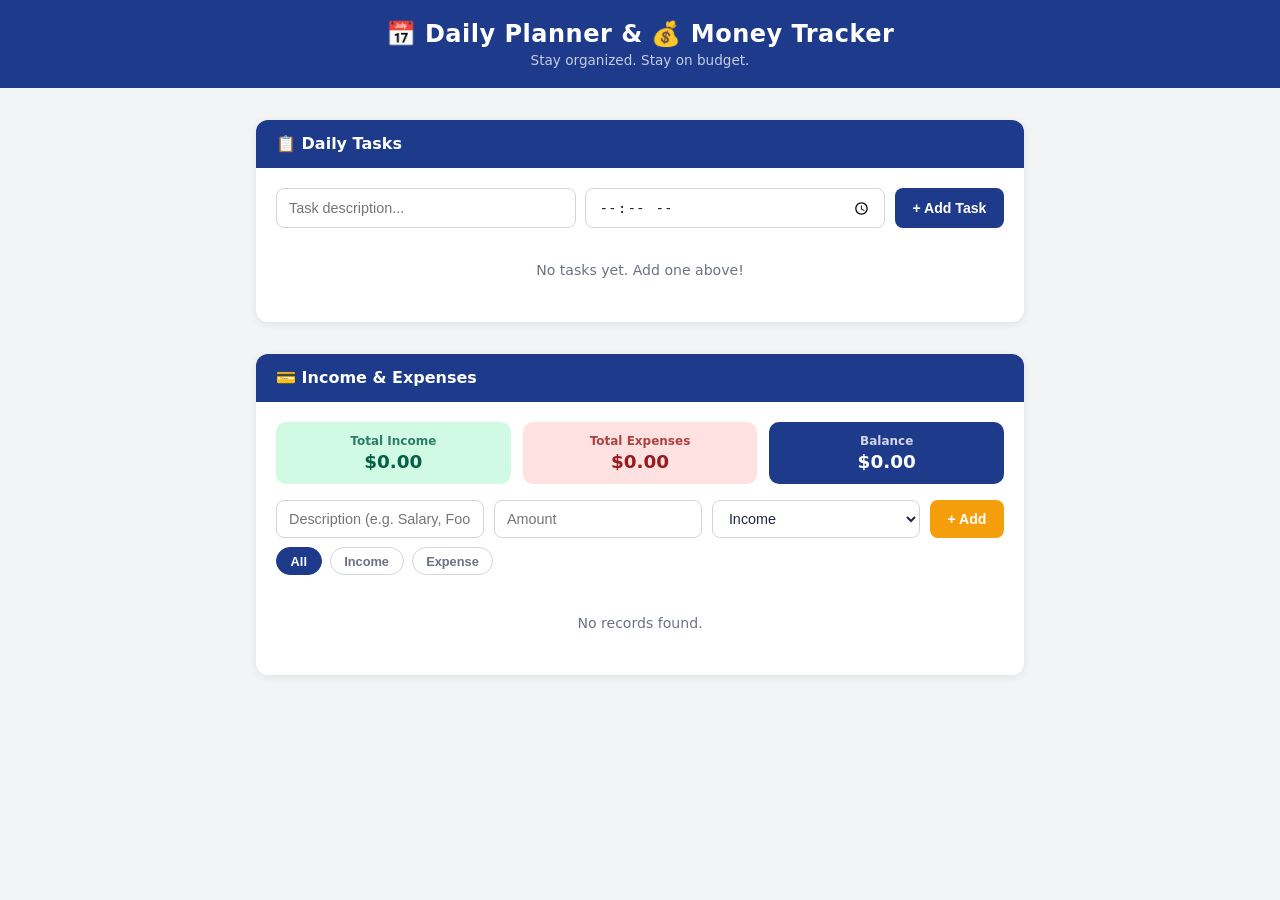
<file: daily tracker.html>
<!DOCTYPE html>
<html lang="en">
<head>
  <meta charset="UTF-8" />
  <meta name="viewport" content="width=device-width, initial-scale=1.0"/>
  <title>Daily Planner & Money Tracker</title>
  <style>
    *, *::before, *::after { box-sizing: border-box; margin: 0; padding: 0; }

    :root {
      --primary: #1E3A8A;
      --secondary: #F3F4F6;
      --accent: #F59E0B;
      --danger: #EF4444;
      --success: #10B981;
      --text: #1F2937;
      --muted: #6B7280;
      --white: #ffffff;
      --card: #ffffff;
      --shadow: 0 2px 8px rgba(0,0,0,0.08);
    }

    body {
      font-family: 'Segoe UI', system-ui, sans-serif;
      background: var(--secondary);
      color: var(--text);
      min-height: 100vh;
    }

    header {
      background: var(--primary);
      color: var(--white);
      padding: 1.25rem 1.5rem;
      text-align: center;
    }

    header h1 { font-size: 1.5rem; font-weight: 700; letter-spacing: 0.5px; }
    header p { font-size: 0.85rem; opacity: 0.75; margin-top: 0.25rem; }

    main {
      max-width: 800px;
      margin: 2rem auto;
      padding: 0 1rem;
      display: flex;
      flex-direction: column;
      gap: 2rem;
    }

    section {
      background: var(--card);
      border-radius: 12px;
      box-shadow: var(--shadow);
      overflow: hidden;
    }

    .section-header {
      background: var(--primary);
      color: var(--white);
      padding: 0.9rem 1.25rem;
      font-size: 1rem;
      font-weight: 600;
      display: flex;
      align-items: center;
      gap: 0.5rem;
    }

    .section-body { padding: 1.25rem; }

    /* Form */
    .form-row {
      display: flex;
      flex-wrap: wrap;
      gap: 0.6rem;
      margin-bottom: 1rem;
    }

    .form-row input,
    .form-row select {
      flex: 1 1 140px;
      padding: 0.55rem 0.75rem;
      border: 1.5px solid #D1D5DB;
      border-radius: 8px;
      font-size: 0.9rem;
      outline: none;
      transition: border-color 0.2s;
      background: var(--white);
      color: var(--text);
    }

    .form-row input:focus,
    .form-row select:focus { border-color: var(--primary); }

    .btn {
      padding: 0.55rem 1.1rem;
      border: none;
      border-radius: 8px;
      font-size: 0.88rem;
      font-weight: 600;
      cursor: pointer;
      transition: background 0.2s, transform 0.1s;
    }

    .btn:active { transform: scale(0.97); }

    .btn-primary {
      background: var(--primary);
      color: var(--white);
    }

    .btn-primary:hover { background: #1e40af; }

    .btn-accent {
      background: var(--accent);
      color: var(--white);
    }

    .btn-accent:hover { background: #d97706; }

    .btn-sm {
      padding: 0.3rem 0.65rem;
      font-size: 0.78rem;
      border-radius: 6px;
    }

    .btn-edit { background: var(--accent); color: var(--white); }
    .btn-edit:hover { background: #d97706; }
    .btn-delete { background: var(--danger); color: var(--white); }
    .btn-delete:hover { background: #dc2626; }

    /* List items */
    .list { display: flex; flex-direction: column; gap: 0.6rem; }

    .list-item {
      display: flex;
      align-items: center;
      justify-content: space-between;
      background: var(--secondary);
      border-radius: 8px;
      padding: 0.7rem 1rem;
      gap: 0.75rem;
      flex-wrap: wrap;
    }

    .item-info { flex: 1; min-width: 0; }
    .item-desc { font-weight: 600; font-size: 0.92rem; word-break: break-word; }
    .item-meta { font-size: 0.78rem; color: var(--muted); margin-top: 0.15rem; }

    .item-actions { display: flex; gap: 0.4rem; flex-shrink: 0; }

    /* Money badges */
    .badge {
      font-size: 0.78rem;
      font-weight: 700;
      padding: 0.2rem 0.55rem;
      border-radius: 20px;
      white-space: nowrap;
    }

    .badge-income { background: #D1FAE5; color: #065F46; }
    .badge-expense { background: #FEE2E2; color: #991B1B; }

    /* Balance bar */
    .balance-bar {
      display: flex;
      gap: 0.75rem;
      flex-wrap: wrap;
      margin-bottom: 1rem;
    }

    .balance-card {
      flex: 1 1 120px;
      border-radius: 10px;
      padding: 0.75rem 1rem;
      text-align: center;
    }

    .balance-card .label { font-size: 0.75rem; font-weight: 600; opacity: 0.8; }
    .balance-card .amount { font-size: 1.15rem; font-weight: 700; margin-top: 0.2rem; }

    .bc-income { background: #D1FAE5; color: #065F46; }
    .bc-expense { background: #FEE2E2; color: #991B1B; }
    .bc-balance { background: var(--primary); color: var(--white); }

    /* Filter */
    .filter-row {
      display: flex;
      gap: 0.5rem;
      flex-wrap: wrap;
      margin-bottom: 1rem;
    }

    .filter-btn {
      padding: 0.35rem 0.85rem;
      border-radius: 20px;
      border: 1.5px solid #D1D5DB;
      background: var(--white);
      font-size: 0.8rem;
      font-weight: 600;
      cursor: pointer;
      transition: all 0.2s;
      color: var(--muted);
    }

    .filter-btn.active {
      background: var(--primary);
      border-color: var(--primary);
      color: var(--white);
    }

    /* Empty state */
    .empty {
      text-align: center;
      color: var(--muted);
      font-size: 0.88rem;
      padding: 1.5rem 0;
    }

    /* Modal */
    .modal-overlay {
      display: none;
      position: fixed;
      inset: 0;
      background: rgba(0,0,0,0.45);
      z-index: 100;
      align-items: center;
      justify-content: center;
    }

    .modal-overlay.open { display: flex; }

    .modal {
      background: var(--white);
      border-radius: 14px;
      padding: 1.5rem;
      width: 90%;
      max-width: 420px;
      box-shadow: 0 8px 32px rgba(0,0,0,0.18);
    }

    .modal h3 { font-size: 1rem; font-weight: 700; margin-bottom: 1rem; color: var(--primary); }

    .modal .form-row { margin-bottom: 0.75rem; }

    .modal-actions { display: flex; gap: 0.6rem; justify-content: flex-end; margin-top: 1rem; }

    /* Validation */
    .error-msg {
      font-size: 0.78rem;
      color: var(--danger);
      margin-top: -0.4rem;
      margin-bottom: 0.4rem;
    }

    @media (max-width: 500px) {
      header h1 { font-size: 1.2rem; }
      .balance-card .amount { font-size: 1rem; }
    }
  </style>
</head>
<body>

<header>
  <h1>📅 Daily Planner & 💰 Money Tracker</h1>
  <p>Stay organized. Stay on budget.</p>
</header>

<main>
  <!-- TASK SECTION -->
  <section id="task-section">
    <div class="section-header">📋 Daily Tasks</div>
    <div class="section-body">
      <div class="form-row">
        <input type="text" id="task-desc" placeholder="Task description..." />
        <input type="time" id="task-time" />
        <button class="btn btn-primary" onclick="addTask()">+ Add Task</button>
      </div>
      <p class="error-msg" id="task-error"></p>
      <div class="list" id="task-list"></div>
    </div>
  </section>

  <!-- MONEY SECTION -->
  <section id="money-section">
    <div class="section-header">💳 Income & Expenses</div>
    <div class="section-body">
      <div class="balance-bar">
        <div class="balance-card bc-income">
          <div class="label">Total Income</div>
          <div class="amount" id="total-income">C:\Users\ZITDA14\Desktop\New folder\tabler--currency-naira.svg0.00</div>
        </div>
        <div class="balance-card bc-expense">
          <div class="label">Total Expenses</div>
          <div class="amount" id="total-expense">$0.00</div>
        </div>
        <div class="balance-card bc-balance">
          <div class="label">Balance</div>
          <div class="amount" id="total-balance">$0.00</div>
        </div>
      </div>

      <div class="form-row">
        <input type="text" id="money-desc" placeholder="Description (e.g. Salary, Food)..." />
        <input type="number" id="money-amount" placeholder="Amount" min="0" step="0.01" />
        <select id="money-type">
          <option value="income">Income</option>
          <option value="expense">Expense</option>
        </select>
        <button class="btn btn-accent" onclick="addMoney()">+ Add</button>
      </div>
      <p class="error-msg" id="money-error"></p>

      <div class="filter-row">
        <button class="filter-btn active" data-filter="all" onclick="setFilter('all', this)">All</button>
        <button class="filter-btn" data-filter="income" onclick="setFilter('income', this)">Income</button>
        <button class="filter-btn" data-filter="expense" onclick="setFilter('expense', this)">Expense</button>
      </div>

      <div class="list" id="money-list"></div>
    </div>
  </section>
</main>

<!-- Edit Task Modal -->
<div class="modal-overlay" id="task-modal">
  <div class="modal">
    <h3>✏️ Edit Task</h3>
    <div class="form-row">
      <input type="text" id="edit-task-desc" placeholder="Task description..." />
    </div>
    <div class="form-row">
      <input type="time" id="edit-task-time" />
    </div>
    <p class="error-msg" id="edit-task-error"></p>
    <div class="modal-actions">
      <button class="btn btn-delete" onclick="closeModal('task-modal')">Cancel</button>
      <button class="btn btn-primary" onclick="saveEditTask()">Save</button>
    </div>
  </div>
</div>

<!-- Edit Money Modal -->
<div class="modal-overlay" id="money-modal">
  <div class="modal">
    <h3>✏️ Edit Record</h3>
    <div class="form-row">
      <input type="text" id="edit-money-desc" placeholder="Description..." />
    </div>
    <div class="form-row">
      <input type="number" id="edit-money-amount" placeholder="Amount" min="0" step="0.01" />
      <select id="edit-money-type">
        <option value="income">Income</option>
        <option value="expense">Expense</option>
      </select>
    </div>
    <p class="error-msg" id="edit-money-error"></p>
    <div class="modal-actions">
      <button class="btn btn-delete" onclick="closeModal('money-modal')">Cancel</button>
      <button class="btn btn-accent" onclick="saveEditMoney()">Save</button>
    </div>
  </div>
</div>

<script>
  // ── State ──────────────────────────────────────────────
  let tasks = JSON.parse(localStorage.getItem('dp_tasks') || '[]');
  let moneyRecords = JSON.parse(localStorage.getItem('dp_money') || '[]');
  let moneyFilter = 'all';
  let editTaskId = null;
  let editMoneyId = null;

  // ── Helpers ────────────────────────────────────────────
  function uid() { return Date.now().toString(36) + Math.random().toString(36).slice(2); }

  function save() {
    localStorage.setItem('dp_tasks', JSON.stringify(tasks));
    localStorage.setItem('dp_money', JSON.stringify(moneyRecords));
  }

  function fmt(n) {
    return '$' + parseFloat(n).toFixed(2).replace(/\B(?=(\d{3})+(?!\d))/g, ',');
  }

  function fmtTime(t) {
    if (!t) return '';
    const [h, m] = t.split(':');
    const hr = parseInt(h);
    const ampm = hr >= 12 ? 'PM' : 'AM';
    return `${hr % 12 || 12}:${m} ${ampm}`;
  }

  // ── Tasks ──────────────────────────────────────────────
  function addTask() {
    const desc = document.getElementById('task-desc').value.trim();
    const time = document.getElementById('task-time').value;
    const err = document.getElementById('task-error');

    if (!desc) { err.textContent = 'Please enter a task description.'; return; }
    err.textContent = '';

    tasks.push({ id: uid(), desc, time });
    save();
    renderTasks();
    document.getElementById('task-desc').value = '';
    document.getElementById('task-time').value = '';
  }

  function deleteTask(id) {
    tasks = tasks.filter(t => t.id !== id);
    save();
    renderTasks();
  }

  function openEditTask(id) {
    const task = tasks.find(t => t.id === id);
    if (!task) return;
    editTaskId = id;
    document.getElementById('edit-task-desc').value = task.desc;
    document.getElementById('edit-task-time').value = task.time || '';
    document.getElementById('edit-task-error').textContent = '';
    document.getElementById('task-modal').classList.add('open');
  }

  function saveEditTask() {
    const desc = document.getElementById('edit-task-desc').value.trim();
    const time = document.getElementById('edit-task-time').value;
    const err = document.getElementById('edit-task-error');

    if (!desc) { err.textContent = 'Description cannot be empty.'; return; }
    err.textContent = '';

    tasks = tasks.map(t => t.id === editTaskId ? { ...t, desc, time } : t);
    save();
    renderTasks();
    closeModal('task-modal');
  }

  function renderTasks() {
    const list = document.getElementById('task-list');
    if (!tasks.length) {
      list.innerHTML = '<p class="empty">No tasks yet. Add one above!</p>';
      return;
    }
    list.innerHTML = tasks.map(t => `
      <div class="list-item">
        <div class="item-info">
          <div class="item-desc">${escHtml(t.desc)}</div>
          ${t.time ? `<div class="item-meta">⏰ ${fmtTime(t.time)}</div>` : ''}
        </div>
        <div class="item-actions">
          <button class="btn btn-sm btn-edit" onclick="openEditTask('${t.id}')">Edit</button>
          <button class="btn btn-sm btn-delete" onclick="deleteTask('${t.id}')">Delete</button>
        </div>
      </div>
    `).join('');
  }

  // ── Money ──────────────────────────────────────────────
  function addMoney() {
    const desc = document.getElementById('money-desc').value.trim();
    const amount = parseFloat(document.getElementById('money-amount').value);
    const type = document.getElementById('money-type').value;
    const err = document.getElementById('money-error');

    if (!desc) { err.textContent = 'Please enter a description.'; return; }
    if (isNaN(amount) || amount <= 0) { err.textContent = 'Please enter a valid amount.'; return; }
    err.textContent = '';

    moneyRecords.push({ id: uid(), desc, amount, type });
    save();
    renderMoney();
    document.getElementById('money-desc').value = '';
    document.getElementById('money-amount').value = '';
    document.getElementById('money-type').value = 'income';
  }

  function deleteMoney(id) {
    moneyRecords = moneyRecords.filter(r => r.id !== id);
    save();
    renderMoney();
  }

  function openEditMoney(id) {
    const rec = moneyRecords.find(r => r.id === id);
    if (!rec) return;
    editMoneyId = id;
    document.getElementById('edit-money-desc').value = rec.desc;
    document.getElementById('edit-money-amount').value = rec.amount;
    document.getElementById('edit-money-type').value = rec.type;
    document.getElementById('edit-money-error').textContent = '';
    document.getElementById('money-modal').classList.add('open');
  }

  function saveEditMoney() {
    const desc = document.getElementById('edit-money-desc').value.trim();
    const amount = parseFloat(document.getElementById('edit-money-amount').value);
    const type = document.getElementById('edit-money-type').value;
    const err = document.getElementById('edit-money-error');

    if (!desc) { err.textContent = 'Description cannot be empty.'; return; }
    if (isNaN(amount) || amount <= 0) { err.textContent = 'Please enter a valid amount.'; return; }
    err.textContent = '';

    moneyRecords = moneyRecords.map(r => r.id === editMoneyId ? { ...r, desc, amount, type } : r);
    save();
    renderMoney();
    closeModal('money-modal');
  }

  function setFilter(f, btn) {
    moneyFilter = f;
    document.querySelectorAll('.filter-btn').forEach(b => b.classList.remove('active'));
    btn.classList.add('active');
    renderMoney();
  }

  function renderMoney() {
    const income = moneyRecords.filter(r => r.type === 'income').reduce((s, r) => s + r.amount, 0);
    const expense = moneyRecords.filter(r => r.type === 'expense').reduce((s, r) => s + r.amount, 0);
    const balance = income - expense;

    document.getElementById('total-income').textContent = fmt(income);
    document.getElementById('total-expense').textContent = fmt(expense);
    const balEl = document.getElementById('total-balance');
    balEl.textContent = fmt(balance);
    balEl.style.color = balance < 0 ? '#FCA5A5' : '';

    const filtered = moneyFilter === 'all' ? moneyRecords : moneyRecords.filter(r => r.type === moneyFilter);
    const list = document.getElementById('money-list');

    if (!filtered.length) {
      list.innerHTML = '<p class="empty">No records found.</p>';
      return;
    }

    list.innerHTML = filtered.map(r => `
      <div class="list-item">
        <div class="item-info">
          <div class="item-desc">${escHtml(r.desc)}</div>
          <div class="item-meta">
            <span class="badge badge-${r.type}">${r.type === 'income' ? '▲ Income' : '▼ Expense'}</span>
          </div>
        </div>
        <div style="font-weight:700;color:${r.type === 'income' ? '#065F46' : '#991B1B'};white-space:nowrap;">
          ${r.type === 'income' ? '+' : '-'}${fmt(r.amount)}
        </div>
        <div class="item-actions">
          <button class="btn btn-sm btn-edit" onclick="openEditMoney('${r.id}')">Edit</button>
          <button class="btn btn-sm btn-delete" onclick="deleteMoney('${r.id}')">Delete</button>
        </div>
      </div>
    `).join('');
  }

  // ── Modal ──────────────────────────────────────────────
  function closeModal(id) {
    document.getElementById(id).classList.remove('open');
  }

  document.querySelectorAll('.modal-overlay').forEach(overlay => {
    overlay.addEventListener('click', e => {
      if (e.target === overlay) overlay.classList.remove('open');
    });
  });

  // ── XSS guard ─────────────────────────────────────────
  function escHtml(str) {
    return str.replace(/&/g,'&').replace(/</g,'<').replace(/>/g,'>').replace(/"/g,'"');
  }

  // ── Enter key shortcuts ────────────────────────────────
  document.getElementById('task-desc').addEventListener('keydown', e => { if (e.key === 'Enter') addTask(); });
  document.getElementById('money-amount').addEventListener('keydown', e => { if (e.key === 'Enter') addMoney(); });

  // ── Init ───────────────────────────────────────────────
  renderTasks();
  renderMoney();
</script>
</body>
</html>
</file>
